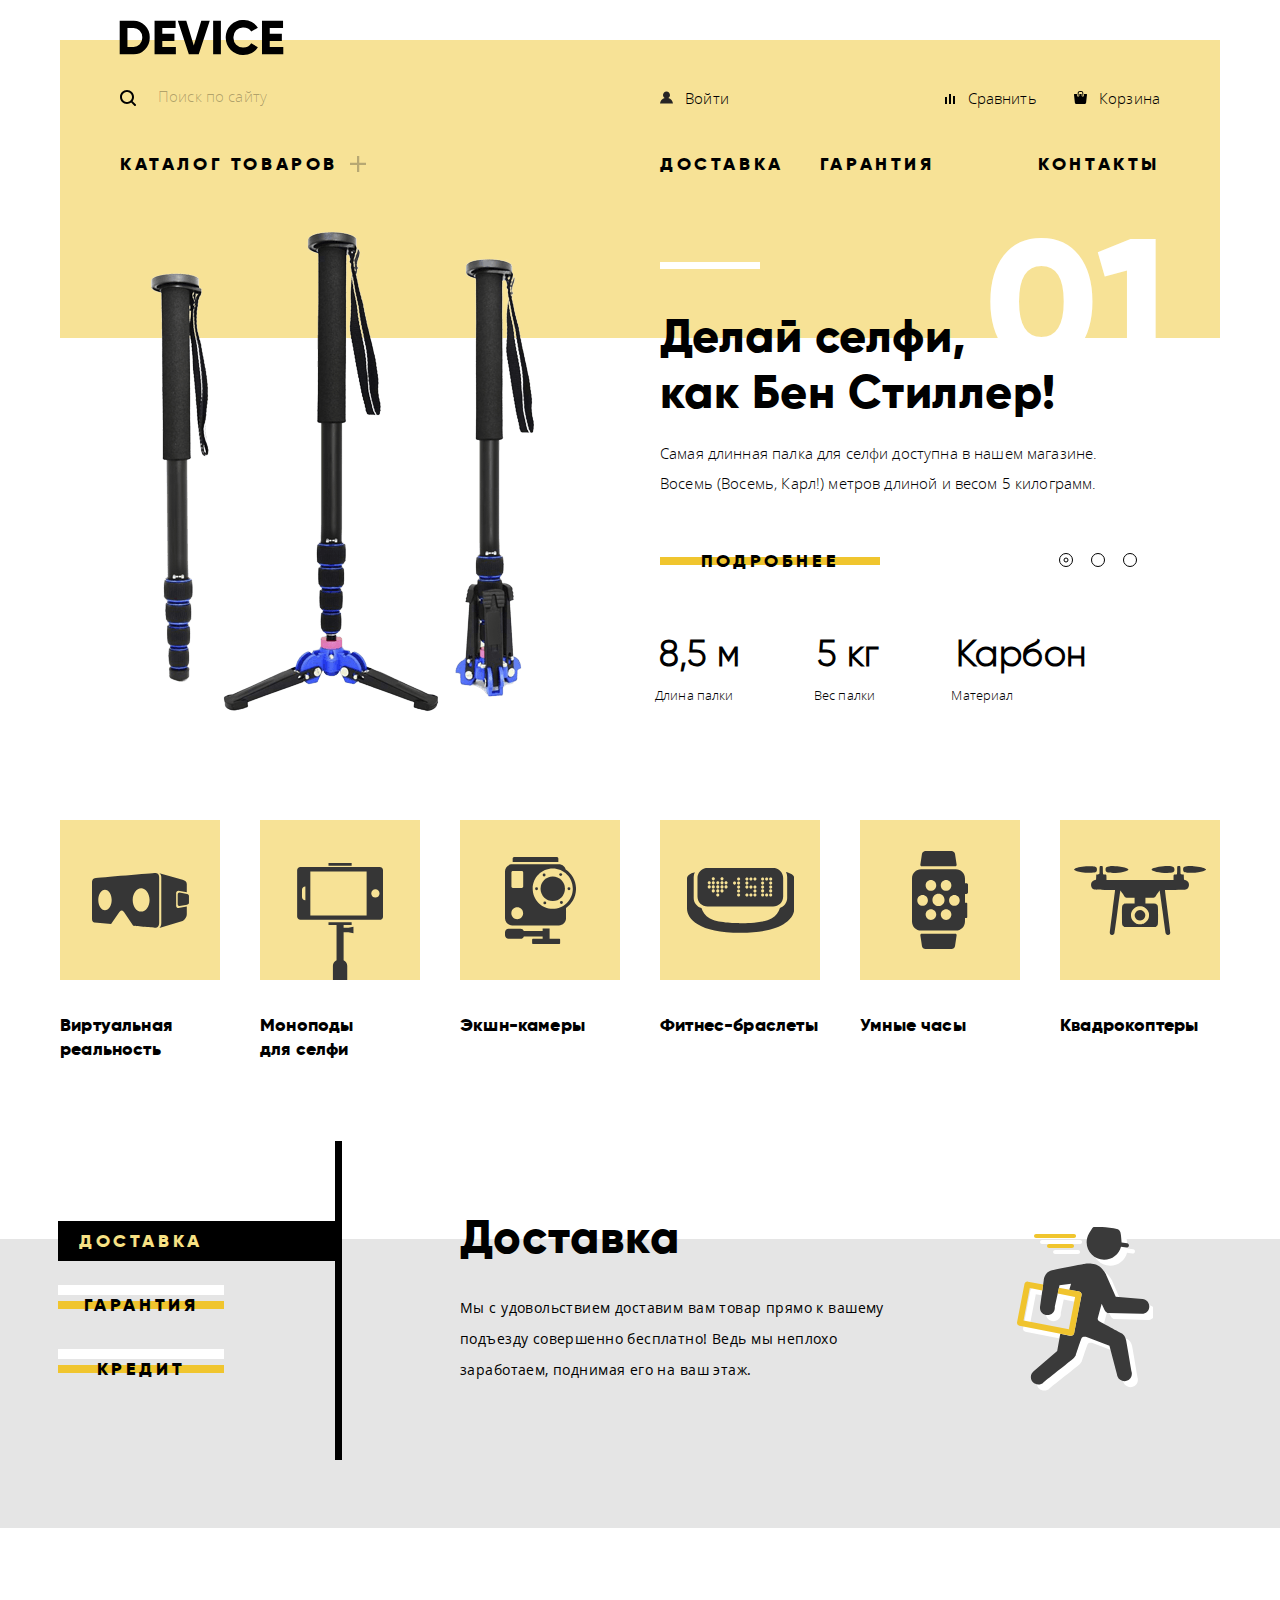
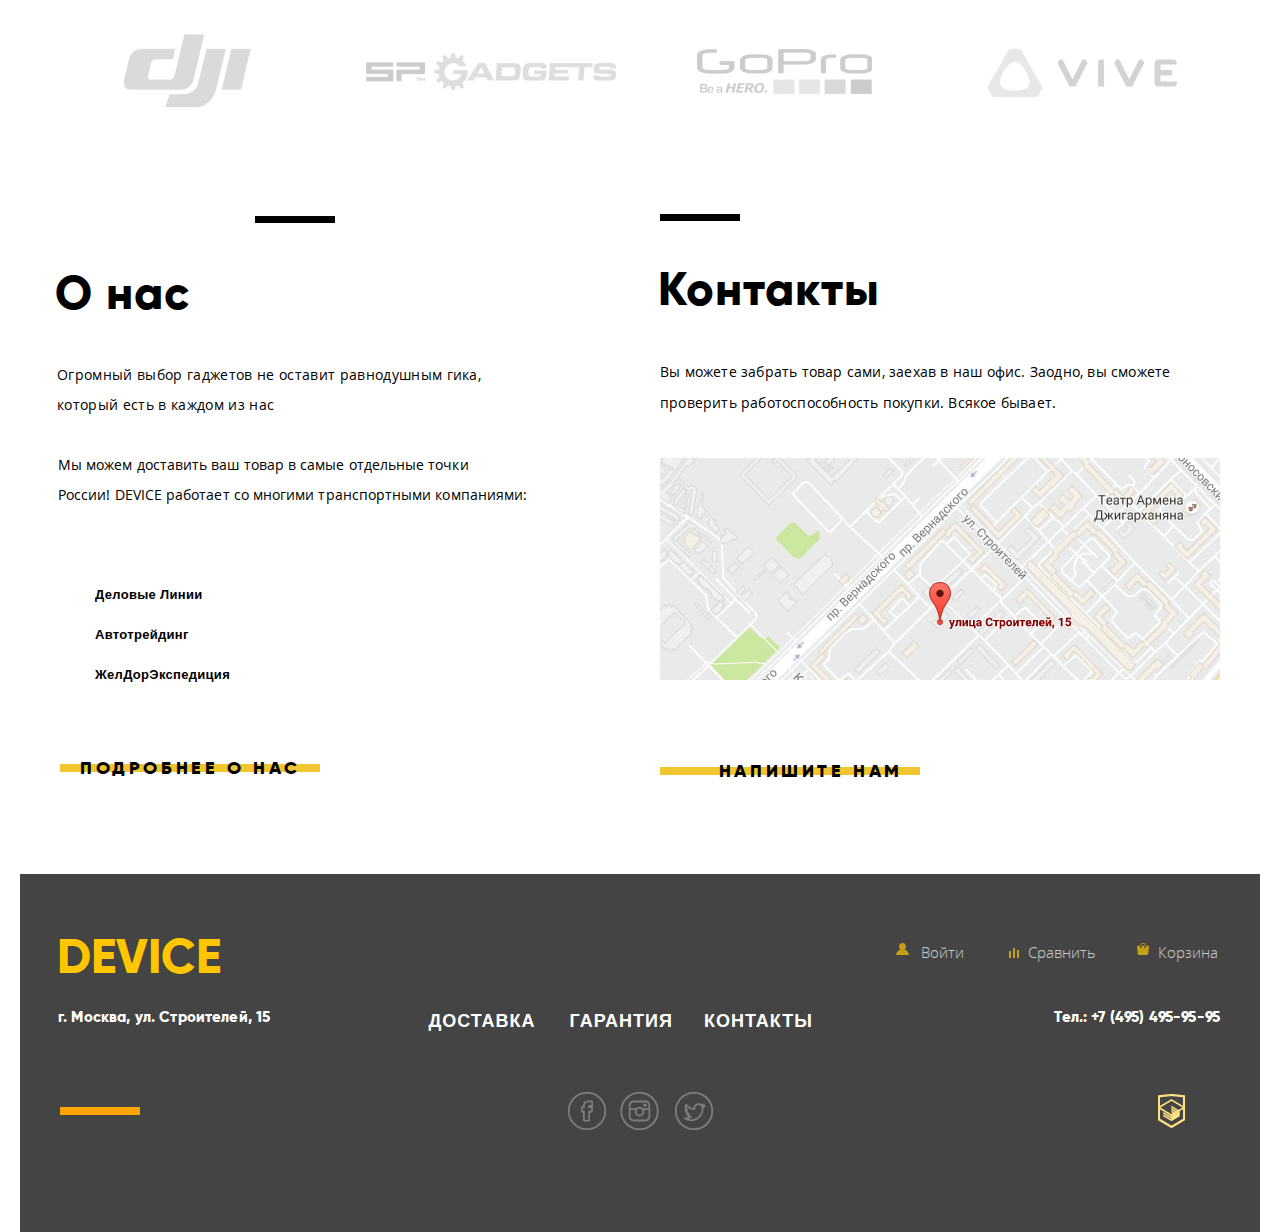
<file: index.html>
<!DOCTYPE html>
  <html lang="ru">
  <head>
    <meta charset="UTF-8">
    <title>HTML Academy: Девайс</title>
    <link href="css/normalize.css" rel="stylesheet">
      <link href="css/stylesheet.css" rel="stylesheet">
  </head>
  <body>
    <header class="header">
  <div class="layout-container">
    <img class="header-logo" src="img/main-logo.svg" width="165" height="35" alt="Device">
    <div class="header-wrapper-top">
      <div class="search">
        <form class="search-form" action="https://eco.htmlacademy.ru" method="get">
          <label class="visually-hidden" for="search-field">Поиск по сайту</label>
          <input class="search-field" type="search" name="search" id="search-field" placeholder="Поиск по сайту">
          <button class="search-button" type="submit" aria-label="Начать поиск.">Найти</button>
        </form>
      </div>
      <ul class="user-navigation user-navigation-header">
        <li class="navigation-item">
          <a class="login-link" href="#">
            <img src="img/user.svg" width="13" height="13" alt="">
            Войти
          </a>
        </li>
        <li class="navigation-item">
          <a class="compare-link" href="#">
            <img src="img/compare.svg" width="10" height="10" alt="">
            Сравнить
          </a>
        </li>
        <li class="navigation-item">
          <a class="cart-link" href="#">
            <img src="img/cart.svg" width="13" height="13" alt="">
            Корзина
          </a>
        </li>
      </ul>
    </div>
    <div class="header-wrapper-menu">
      <nav class="page-navigation">
        <ul class="main-menu">
          <li class="main-menu-catalogue">
            <a href="catalog.html">Каталог товаров</a>
            <ul class="main-menu-dropdown">
              <li><a href="#">Виртуальная реальность</a></li>
              <li><a href="#">Моноподы для селфи</a></li>
              <li><a href="#">Экшн-камеры</a></li>
              <li><a href="#">Фитнес-браслеты</a></li>
              <li><a href="#">Умные часы</a></li>
              <li><a href="#">&nbsp;</a></li>
              <li ><a href="#">Квадрокоптеры</a></li>
            </ul>
          </li>
          <li><a href="#">Доставка</a></li>
          <li><a href="#">Гарантия</a></li>
          <li><a href="#">Контакты</a></li>
        </ul>
      </nav>
    </div>
  </div>
</header>

 <main class="main-slider">
    <section class="slider-background">
      <h2 class="visually-hidden">Промо некоторых товаров</h2>
      <input class="promo-radio-1 visually-hidden" type="radio" name="radio-1" value="slider-1" id="radio-1" checked>
      <input class="promo-radio-2 visually-hidden" type="radio" name="radio-1" value="slider-2" id="radio-2">
      <input class="promo-radio-3 visually-hidden" type="radio" name="radio-1" value="slider-3" id="radio-3">
      <div class="slider-controls" aria-label="Переключатель промо-слайдов">
        <label class="promo-slider-1" for="radio-1"></label>
        <label class="promo-slider-2" for="radio-2"></label>
        <label class="promo-slider-3" for="radio-3"></label>
      </div>
      <div class="promo-item selfie">
        <img src="img/slider-1.png" width="384" height="486" alt="Палка для селфи">
        <div class="layout-container">
          <p class="promo-slogan">Делай селфи,<br> как Бен Стиллер!</p>
          <p class="promo-text">Самая длинная палка для селфи доступна в нашем магазине. Восемь (Восемь, Карл!) метров длиной и весом 5 килограмм.</p>
          <div class="slider-wrapper">
            <a class="btn" href="#">Подробнее</a>
          </div>
          <table class="table">
            <thead>
              <tr>
                <th>8,5 м</th>
                <th>5 кг</th>
                <th>Карбон</th>
              </tr>
            </thead>
            <tbody>
              <tr>
                <td>Длина палки</td>
                <td>Вес палки</td>
                <td>Материал</td>
              </tr>
            </tbody>
          </table>
        </div>
      </div>
      <div class="promo-item fitbit">
        <img src="img/slider-2.png" width="345" height="486" alt="Фитнес-браслет">
        <div class="layout-container">
          <p class="promo-slogan">Худеем <br> правильно!</p>
          <p class="promo-text">Мотивирующие фитнес-браслеты помогут найти в себе силы не пропускать занятия и соблюдать диету. </p>
          <div class="slider-wrapper">
            <a class="btn" href="#">Подробнее</a>
          </div>
          <table>
            <thead>
              <tr>
                <td>48 часов</td>
              </tr>
            </thead>
            <tbody>
              <tr>
                <td>Без подзарядки</td>
              </tr>
            </tbody>
          </table>
        </div>
      </div>
      <div class="promo-item quad">
        <img src="img/slider-3.png" width="526" height="334" alt="Квадрокоптер">
        <div class="layout-container">
          <p class="promo-slogan">Порхает как бабочка,<br> жалит как пчела!</p>
          <p class="promo-text">Этот обычный, на первый взгляд, квадрокоптер оснащен мощным лазером, замаскированным под стандартную камеру.</p>
          <div class="slider-wrapper">
            <a class="btn" href="#">Подробнее</a>
          </div>
          <table>
            <thead>
              <tr>
                <td>800 м</td>
                <td>50 м</td>
              </tr>
            </thead>
            <tbody>
              <tr>
                <td>Дальность полета</td>
                <td>Радиус поражения</td>
              </tr>
            </tbody>
          </table>
        </div>
      </div>
    </section>
</main>

   <section class="popular">
      <h2 class="visually-hidden">Популярные товары</h2>
      <ul class="popular-list">
        <li class="popular-item" tabindex="0">
          <a href="#" tabindex="-1" aria-label="Ссылка на категорию Виртуальная реальность.">
            <p class="image-container">
              <img src="img/popular-1.svg" width="97" height="55" alt="Popular">
            </p>
            <h3>Виртуальная реальность</h3>
          </a>
        </li>
        <li class="popular-item" tabindex="0">
          <a href="#" tabindex="-1" aria-label="Ссылка на категорию Моноподы для селфи.">
            <p class="image-container">
              <img src="img/popular-2.svg" width="86" height="117" alt="Popular">
            </p>
            <h3>Моноподы для селфи</h3>
          </a>
        </li>
        <li class="popular-item" tabindex="0">
          <a href="#" tabindex="-1" aria-label="Ссылка на категорию Экшн-камеры.">
            <p class="image-container">
              <img src="img/popular-3.svg" width="71" height="87" alt="Popular">
            </p>
            <h3>Экшн-камеры</h3>
          </a>
        </li>
        <li class="popular-item" tabindex="0">
          <a href="#" tabindex="-1" aria-label="Ссылка на категорию Фитнес-браслеты.">
            <p class="image-container">
              <img src="img/popular-4.svg" width="107" height="65" alt="Popular">
            </p>
            <h3>Фитнес-браслеты</h3>
          </a>
        </li>
        <li class="popular-item" tabindex="0">
          <a href="#" tabindex="-1" aria-label="Ссылка на категорию Умные часы.">
            <p class="image-container">
              <img src="img/popular-5.svg" width="56" height="98" alt="Popular">
            </p>
            <h3>Умные часы</h3>
          </a>
        </li>
        <li class="popular-item" tabindex="0">
          <a href="#" tabindex="-1" aria-label="Ссылка на категорию Квадрокоптеры.">
            <p class="image-container">
              <img src="img/popular-6.svg" width="132" height="69" alt="Popular">
            </p>
            <h3>Квадрокоптеры</h3>
          </a>
        </li>
      </ul>
    </section>

    <section class="services">
      <h2 class="visually-hidden">Сервисы компании</h2>
      <div class="layout-container">
        <input class="delivery-switch visually-hidden" type="radio" name="radio-2" value="delivery" id="delivery-radio" checked>
        <input class="warranty-switch visually-hidden" type="radio" name="radio-2" value="warranty" id="warranty-radio">
        <input class="credit-switch visually-hidden" type="radio" name="radio-2" value="credit" id="credit-radio">
        <div class="switch-container" aria-label="Переключатель списка услуг.">
          <label class="btn services" for="delivery-radio">Доставка</label>
          <label class="btn services" for="warranty-radio">Гарантия</label>
          <label class="btn services" for="credit-radio">Кредит</label>
        </div>
        <div class="services-item delivery">
          <h3 class="delivery-service-btn">Доставка</h3>
          <p class="info-delivery">Мы с удовольствием доставим вам товар прямо к вашему подъезду совершенно бесплатно! Ведь мы неплохо<br> заработаем, поднимая его на ваш этаж.</p>
        </div>
        <div class="services-item warranty">
          <h3 class="delivery-warranty-btn" >Гарантия</h3>
          <p class="info-warranty">Если из-за возгарания купленного у нас товара у вас сгорит дом - не переживайте мы выдадим вам новый. Товар, не дом конечно же. </p>
        </div>
        <div class="services-item credit">
          <h3 class="delivery-credit-btn">Кредит</h3>
          <p class="info-delivery">Залезть в долговую яму стало проще! Кредитные консультанты подберут для вас наиболее выгодные условия кредита. Выгодные для вашего банка, разумеется.</p>
        </div>
      </div>
    </section>

  <div class="logotypes">
    <div class="company-logo dji">
      <a target="_blank" href="http://www.dji.com/">
        <img src="img/logo-1-grey.png" width="260" height="100" alt="dji">
      </a>
    </div>
    <div class="company-logo sp-gadgets">
      <a target="_blank" href="http://www.sp-gadgets.com/">
        <img src="img/logo-2-grey.png" width="260" height="100" alt="SP GADGETS">
      </a>
    </div>
    <div class="company-logo gopro">
      <a target="_blank" href="https://gopro.com/">
        <img src="img/logo-3-grey.png" width="260" height="100" alt="GoPro">
      </a>
    </div>
    <div class="company-logo vive">
      <a target="_blank" href="https://www.vive.com/">
        <img src="img/logo-4-grey.png" width="260" height="100" alt="Vive">
      </a>
    </div>
  </div>
  <hr class="line-under">
  <div class="information">
    <section class="info">
      <h2 class="content-title">О нас</h2>
      <p class="content-text first">Огромный выбор гаджетов не оставит равнодушным гика, который есть в
        каждом из нас</p>

        <p class="content-text second">Мы можем доставить ваш товар в самые отдельные точки<br>России! DEVICE работает со многими транспортными компаниями:</p>
          <ul>
            <li class="list-item">
              <span class="list-item-title">Деловые Линии</span>
            </li>
            <li class="list-item">
              <span class="list-item-title">Автотрейдинг</span>
            </li>
            <li class="list-item">
              <span class="list-item-title">ЖелДорЭкспедиция</span>
            </li>
          </ul>

          <a class="btn" href="#">Подробнее о нас</a>
        </section>
        
        <section class="contact">
          <hr class="line-under-contact">
          <h2 class="content-title-contact">Контакты</h2>
          <p class="content-text third">Вы можете забрать товар сами, заехав в наш офис. Заодно, вы сможете
            проверить работоспособность покупки. Всякое бывает.</p>

            <div class="contact-map">
              <a href="https://goo.gl/maps/QgjSbWGocoA2" target="_blank" class="js-open-map">
                <img src="img/map-560-222.jpg" width="560" height="222" alt="Карта">
              </a>
            </div>

            <a class="btn js-open-popup" href="./writeus.html">Напишите нам</a>
          </section>
        </div>
        <footer class="main-footer">
          <div class="footer-container">

            <div class="site-logo footer-logo">
              <a href="#">Device</a>
            </div>
            <div class="footer-user-block">
              <a class="login" href="#">Войти</a>
              <a class="compare" href="#">Сравнить</a>
              <a class="basket" href="#">Корзина</a>
            </div>


            <div class="footer-contacts-navigation">
              <p class="adress">г. Москва, ул. Строителей, 15</p>
              <nav class="footer-navigation">
                <ul>
                  <li class="delivery-footer">
                    <a href="#">Доставка</a>
                  </li>
                  <li class="warranty-footer">
                    <a href="#">Гарантия</a>
                  </li>
                  <li class="contacts-footer">
                    <a href="#">Контакты</a>
                  </li>
                </ul>
              </nav>
              <p class="telephone">Тел.: +7 (495) 495-95-95</p>
            </div>
            <hr class="line-footer">
            <h4 class="footer-social-copyright"></h4>
              <div class="social-icons">
                <a class="social-btn facebook-icon" href="#">Фейсбук</a>
                <a class="social-btn instagram-icon" href="#">Инстаграм</a>
                <a class="social-btn twitter-icon" href="#">Твиттер</a>
              </div>
              <div class="copyright">
                <a href="https://htmlacademy.ru">
                  <p>Сделано HTML-академией</p>
                </a>
              </div>
          </div>
        </footer>

        <!-- Pop up write us -->
        <div class="write-us-popup">
          <button class="cross-button" type="submit"></button>
          <form class="write-us-form" action="https://echo.htmlacademy.ru" method="post">
            <div class="name-block">
              <label>Ваше имя:</label>
              <input type="text" name="name" value="" placeholder="Представьтесь, пожалуйста">
            </div>

            <div class="email-block">
              <label>Ваше e-mail:</label>
              <input type="email" name="email" value="" placeholder="Для отправки ответа">
            </div>

            <div class="text-block">
              <label>Текст письма:</label>
              <textarea placeholder="В свободной форме"></textarea>
            </div>

            <button class="btn" type="submit">Отправить</button>

          </form>
        </div>
        <div class="map-google">
          <button class="cross-button" type="submit"></button>

          <iframe src="https://www.google.com/maps/embed?pb=!1m16!1m12!1m3!1d3782.569216264642!2d37.52794335580242!3d55.68674300171296!2m3!1f0!2f0!3f0!3m2!1i1024!2i768!4f13.1!2m1!1z0YPQu9C40YbQsCDRgdGC0YDQvtC40YLQtdC70LXQuSAxNQ!5e0!3m2!1sru!2sru!4v1487682785556" width="960" height="559" style="border:0" allowfullscreen></iframe>

        </div>
        <script src="js/script.js" async></script>
      </body>
      </html>
</file>
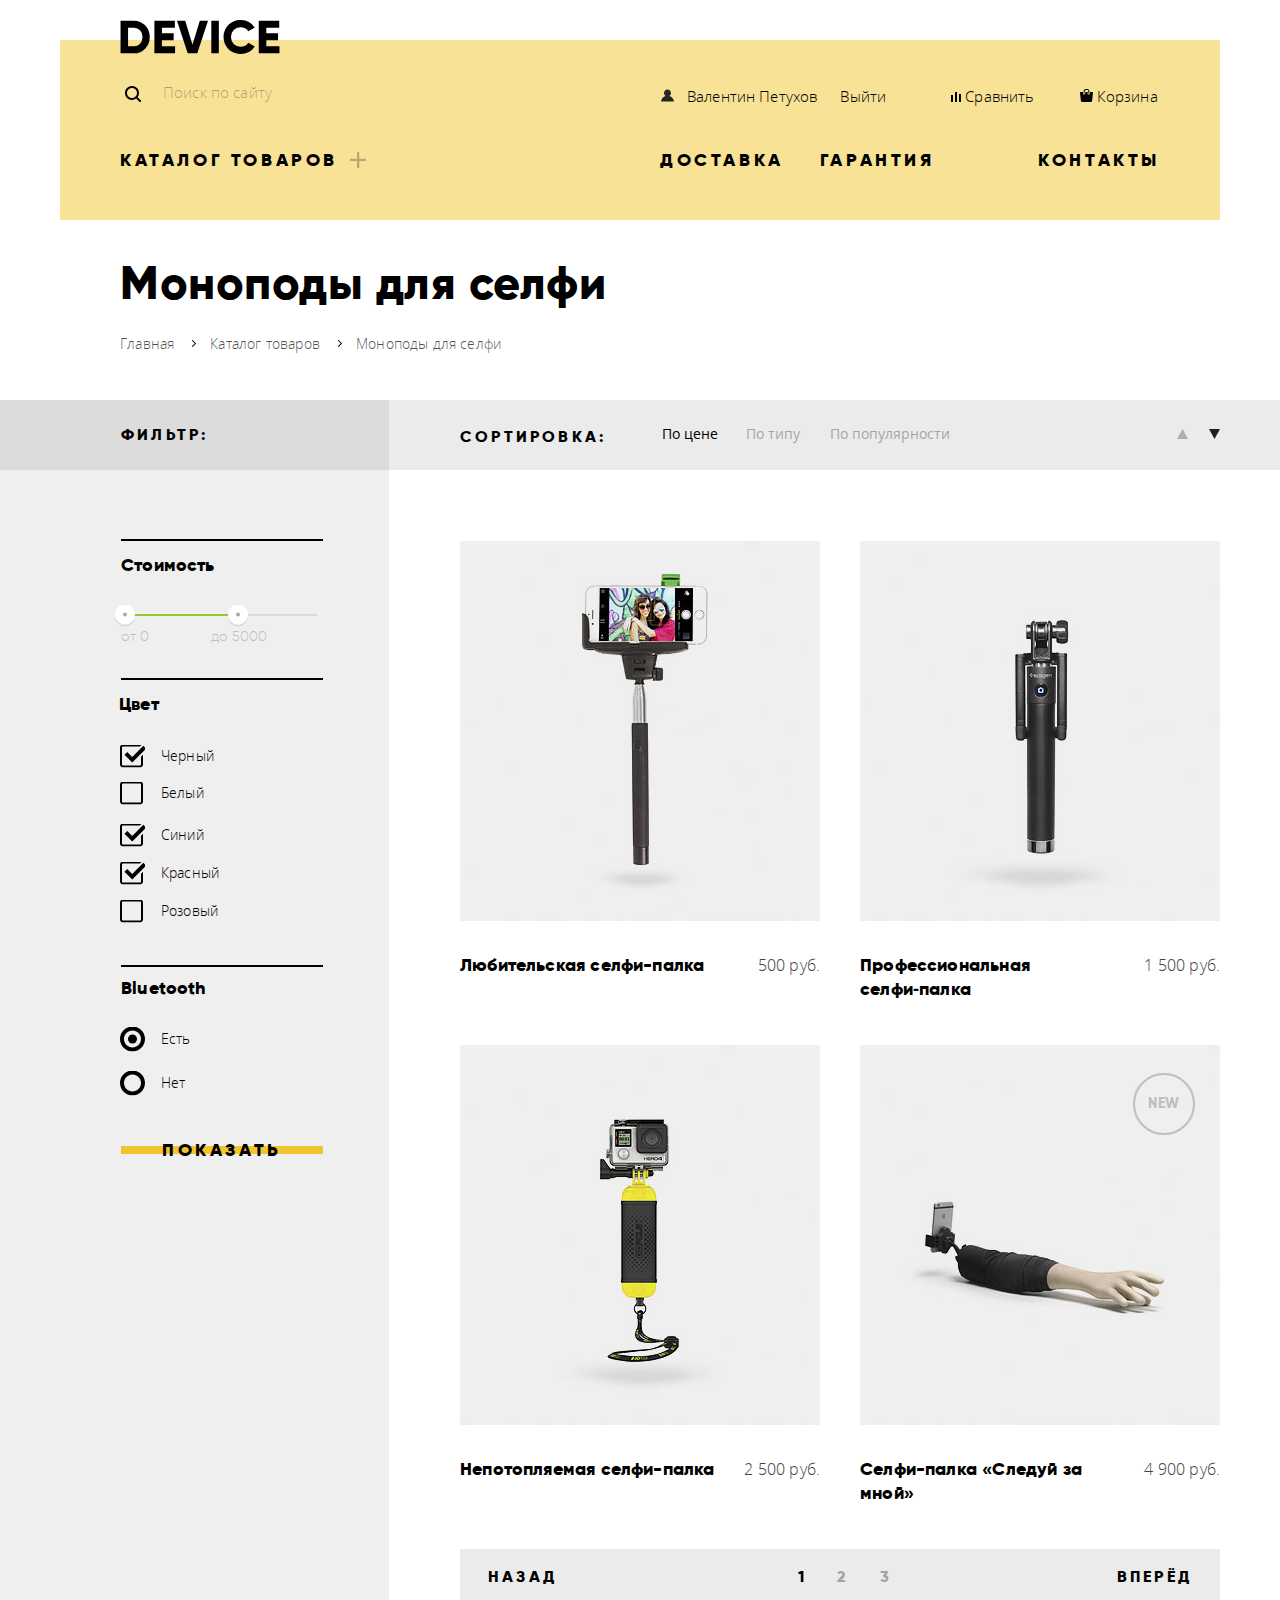
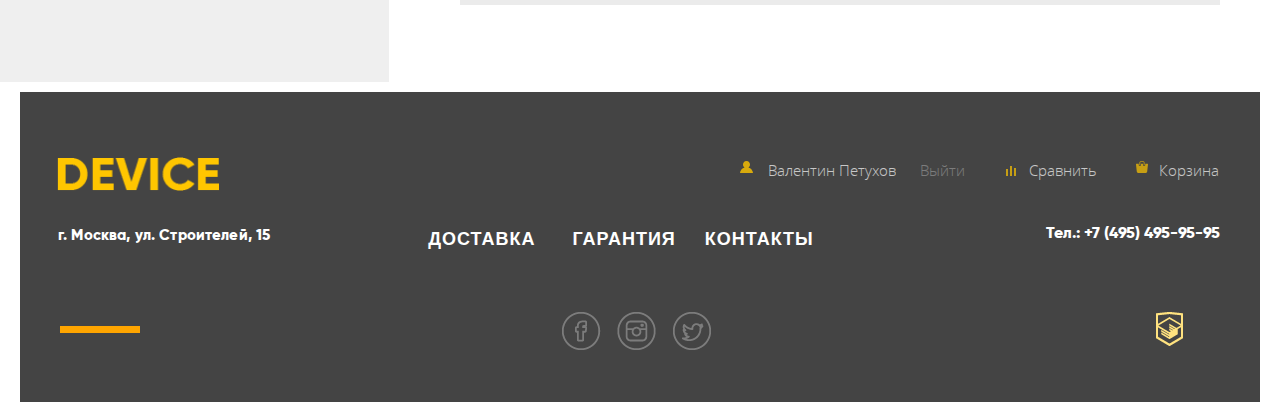
<file: catalog.html>
<!DOCTYPE html>
	<html lang="ru">
	<head>
		<meta charset="UTF-8">
		<title>Каталог товаров - Моноподы для селфи</title>
    <link href="css/normalize.css" rel="stylesheet">
    <link href="css/stylesheet.css" rel="stylesheet">
	</head>
	<body>
		<header class="header-catalog">
  <div class="layout-container-catalog">
    <a class="header-logo" href="index.html">
      <img src="img/main-logo.svg" width="162" height="34" alt="Device">
    </a>
    <div class="header-wrapper-top-catalog">
      <div class="search-catalog">
        <form class="search-form-catalog" action="https://eco.htmlacademy.ru" method="get">
          <label class="visually-hidden" for="search-field">Поиск по сайту</label>
          <input class="search-field-catalog" type="search" name="search" id="search-field" placeholder="Поиск по сайту">
          <button class="search-button-catalog" type="submit" aria-label="Начать поиск.">Найти</button>
        </form>
      </div>
      <ul class="user-navigation user-navigation-header-catalog">
        <li class="navigation-item">
           <img class="catalog-user" src="img/user.svg" width="13" height="13" alt="">
              <a class="login-link-catalog" href="profile.html">Валентин Петухов</a>
        </li>
        <li>
            <a class="logout-link-exit-catalog" href="#">Выйти</a>
        </li>
        <li class="navigation-item">
            <a class="compare-link-catalog" href="#">
            <img class="catalog-compare" src="img/compare.svg" width="10" height="10" alt="">
            Сравнить
           </a>
        </li>
        <li class="navigation-item">
          <a class="cart-link-catalog" href="#">
            <img class="catalog-cart" src="img/cart.svg" width="13" height="13" alt="">
            Корзина
          </a>
        </li>
      </ul>
  </div>
    <div class="header-wrapper-menu">
      <nav class="page-navigation">
        <ul class="main-menu">
          <li class="main-menu-catalogue">
            <a href="catalog.html">Каталог товаров</a>
            <ul class="main-menu-dropdown">
              <li><a href="#">Виртуальная реальность</a></li>
              <li><a href="#">Моноподы для селфи</a></li>
              <li><a href="#">Экшн-камеры</a></li>
              <li><a href="#">Фитнес-браслеты</a></li>
              <li><a href="#">Умные часы</a></li>
              <li><a href="#">&nbsp;</a></li>
              <li><a href="#">Квадрокоптеры</a></li>
            </ul>
          </li>
          <li><a href="#">Доставка</a></li>
          <li><a href="#">Гарантия</a></li>
          <li><a href="#">Контакты</a></li>
        </ul>
      </nav>
    </div>
  </div>
</header>

     <main class="page-main">
      <section class="breadcrumbs">
        <h1 class="page-title">Моноподы для селфи</h1>
        <div class="breadcrumbs-links" aria-label="Путь по сайту">
         <a href="#">Главная</a>
         <a href="#">Каталог товаров</a>
         <a class="active" href="#">Моноподы для селфи</a>
        </div>
      </section>

      <div class="inner-wrapper">
        <aside class="main-filter">
          <div class="wrapper">
            <h2 class="filter-catalog">Фильтр:</h2>
            <form class="filter-form" action="https://echo.htmlacademy.ru" method="post">
              <div class="price-filter">
                <h3>Стоимость</h3>
                <label class="visually-hidden" for="set-price">Выбор ценового диапазона<input type="range" name="set-price" id="set-price" class="visually-hidden">
                </label>
                <span class="range-line-indicator"></span>
                <span class="range-btn-indicator"></span>
                <p class="price-range">
                  <span>от 0</span>
                  <span>до 5000</span>
                </p>
              </div>
              <div class="color-filter">
                <h3 class="catalog-color">Цвет</h3>
                <p class="color-black">
                  <input type="checkbox" name="black" id="choose-black" class="visually-hidden" checked>
                  <label class="colors-item" for="choose-black">Черный</label>
                </p>
                <p class="color-white">
                  <input type="checkbox" name="white" id="choose-white" class="visually-hidden">
                  <label class="colors-item" for="choose-white">Белый</label>
                </p>
                <p class="color-blue">
                  <input type="checkbox" name="blue" id="choose-blue" class="visually-hidden" checked>
                  <label class="colors-item" for="choose-blue">Синий</label>
                </p>
                <p class="color-red">
                  <input type="checkbox" name="red" id="choose-red" class="visually-hidden" checked>
                  <label class="colors-item" for="choose-red">Красный</label>
                </p>
                <p class="color-pink">
                  <input type="checkbox" name="pink" id="choose-pink" class="visually-hidden">
                  <label class="colors-item" for="choose-pink">Розовый</label>
                </p>
              </div>
              <div class="bluetooth-filter" aria-label="Выбор наличия bluetooth.">
                <h3 class="Bluetooth-catalog">Bluetooth</h3>
                  <p class="radio-yes">
                    <input type="radio" name="radio" id="choose-yes" class="visually-hidden" value="yes" checked>
                    <label for="choose-yes">Есть</label>
                  </p>
                  <p class="radio-no">
                    <input type="radio" name="radio" id="choose-no" value="no" class="visually-hidden">
                    <label for="choose-no">Нет</label>
                  </p>
                </div>
                <button class="btn filter-apply" type="submit" aria-label="Показать выбранное.">Показать</button>
            </form>
          </div>
        </aside>

        <section class="catalogue">
          <div class="wrapper-catalogue">
            <div class="wrapper-sort">
              <h2>Сортировка:</h2>
              <div class="sort-links">
                <a class="by-price" href="#">По цене</a>
                <a class="by-type" href="#">По типу</a>
                <a class="by-popularity" href="#">По популярности</a>
              </div>
              <div class="up-down-icons">
                <a class="up-down up" href="#">
                  <svg version="1.1" id="Layer_1" xmlns="http://www.w3.org/2000/svg" xmlns:xlink="http://www.w3.org/1999/xlink" x="0px" y="0px"
                  width="11px" height="10px" viewBox="0 0 11 10" enable-background="new 0 0 11 10" xml:space="preserve">
                  <polygon fill="#231F20" points="5.5,0 0,10 11,10 "/>
                  </svg>
                </a>
                <a class="up-down down" href="#">
                  <svg version="1.1" id="Layer_2" xmlns="http://www.w3.org/2000/svg" xmlns:xlink="http://www.w3.org/1999/xlink" x="0px" y="0px"
                  width="11px" height="10px" viewBox="0 0 11 10" enable-background="new 0 0 11 10" xml:space="preserve">
                  <polyline fill="#231F20" points="5.5,10 0,0 11,0 "/>
                  </svg></a>
              </div>
           </div>
           <ul class="catalogue-list" aria-label="Перечень товаров.">
            <li class="catalogue-item">
              <p class="image-wrapper">
                <img src="img/item-1.jpg" width="360" height="380" alt="Любительская селфи-палка">
              </p>
              <div class="buttons">
                <a href="#" class="btn to-cart">В корзину</a>
                <a href="#" class="compare">Добавить к сравнению</a>
              </div>
              <div class="wrapper">
                <h3>
                  <a href="#">Любительская селфи-палка</a>
                </h3>
                <b>500 руб.</b>
              </div>
              <p class="new visually-hidden"><span>New</span></p>
            </li>
            <li class="catalogue-item">
              <p class="image-wrapper">
                <img src="img/item-2.jpg" width="360" height="380" alt="Профессиональная селфи-палка">
              </p>
              <div class="buttons">
                <a href="#" class="btn to-cart">В корзину</a>
                <a href="#" class="compare">Добавить к сравнению</a>
              </div>
              <div class="wrapper">
                <h3>
                  <a href="#">Профессиональная селфи&#8209;палка</a>
                </h3>
                <b>1 500 руб.</b>
                </div>
                <p class="new visually-hidden"><span>New</span></p>
              </li>
              <li class="catalogue-item">
                <p class="image-wrapper">
                  <img src="img/item-3.jpg" width="360" height="380" alt="Непотопляемая селфи-палка">
                </p>
                <div class="buttons">
                  <a href="#" class="btn to-cart">В корзину</a>
                  <a href="#" class="compare">Добавить к сравнению</a>
                </div>
                <div class="wrapper">
                  <h3>
                    <a href="#">Непотопляемая селфи-палка</a>
                  </h3>
                  <b>2 500 руб.</b>
                </div>
                <p class="new visually-hidden"><span>New</span></p>
              </li>
              <li class="catalogue-item">
                <p class="image-wrapper">
                  <img src="img/item-4.jpg" width="360" height="380" alt="Следуй за мной">
                </p>
                <div class="buttons">
                  <a href="#" class="btn to-cart">В корзину</a>
                  <a href="#" class="compare">Добавить к сравнению</a>
                </div>
                <div class="wrapper">
                  <h3>
                    <a href="#">Селфи-палка «Следуй за мной»</a>
                  </h3>
                  <b>4 900 руб.</b>
                </div>
                <p class="new"><span>New</span></p>
              </li>
            </ul>
            <div class="catalogue-paginator" aria-label="Переклютель страниц перечня товаров.">
              <p class="prev-wrapper">
                <a class="paginator-prev disabled" href="#prev">Назад</a>
              </p>
              <p class="paginator-wrapper">
                <a class="paginator-current" href="#1">1</a>
                <a href="#2">2</a>
                <a href="#3">3</a>
              </p>
              <p class="next-wrapper">
                <a class="paginator-next" href="#next">Вперёд</a>
              </p>
            </div>
          </div>
        </section>
      </div>
    </main>

     <footer class="main-footer-catalog">
          <div class="footer-container-catalog">

            <div class="site-logo footer-logo-catalog">
              <a href="#"><img src="img/f-logo.png" width="162" height="34" alt="Device"></a>
            </div>
            <div class="footer-user-block-catalog">
              <a class="login-catalog" href="profile.html">Валентин Петухов</a>
              <a href="profile.html" class="logout-catalog">Выйти</a>
              <a class="compare-catalog" href="#">Сравнить</a>
              <a class="basket-catalog" href="#">Корзина</a>
            </div>


            <div class="footer-contacts-navigation-catalog">
              <p class="adress">г. Москва, ул. Строителей, 15</p>
              <nav class="footer-navigation">
                <ul>
                  <li class="delivery-footer-catalog">
                    <a href="#">Доставка</a>
                  </li>
                  <li class="warranty-footer-catalog">
                    <a href="#">Гарантия</a>
                  </li>
                  <li class="contacts-footer-catalog">
                    <a href="#">Контакты</a>
                  </li>
                </ul>
              </nav>
              <p class="telephone-catalog">Тел.: +7 (495) 495-95-95</p>
            </div>
            <hr class="line-footer-catalog">
            <h4 class="footer-social-copyright-catalog"></h4>
              <div class="social-icons-catalog">
                <a class="social-btn facebook-icon-catalog" href="#">Фейсбук</a>
                <a class="social-btn instagram-icon-catalog" href="#">Инстаграм</a>
                <a class="social-btn twitter-icon-catalog" href="#">Твиттер</a>
              </div>
              <div class="copyright-catalog">
                <a href="#">
                  <p>Сделано HTML-академией</p>
                </a>
              </div>
          </div>
        </footer>
</file>
<file: css/stylesheet.css>
@font-face {
  font-family: "Gilroy ExtraBold";
  src:
    local("gilroyextrabold"),
    url("../fonts/gilroyextrabold.woff") format("woff"),
    url("../fonts/gilroyextrabold.woff2") format("woff2");
    font-weight: normal;
    font-style: normal;
}

@font-face {
  font-family: "Gilroy Light";
  src:
    local("gilroylight"),
    url("../fonts/gilroylight.woff") format("woff"),
    url("../fonts/gilroylight.woff2") format("woff2");
    font-weight: normal;
    font-style: normal;
}

@font-face {
  font-family: "Open Sans";
  src:
    local("opensans"),
    url("../fonts/opensans.woff") format("woff"),
    url("../fonts/opensans.woff2") format("woff2");
    font-weight: 400;
    font-style: normal;
}

@font-face {
  font-family: "Open Sans";
  src:
    local("opensanslight"),
    url("../fonts/opensanslight.woff") format("woff"),
    url("../fonts/opensanslight.woff2") format("woff2");
    font-weight: 300;
    font-style: normal;
}

body {
  position: relative;
  width: 100%;
  box-sizing: border-box;
  min-width: 1200px;
  min-height: 100vh;
  padding-top: 40px;
  padding-left: 20px;
  padding-right: 20px;
  font-family: "Gilroy ExtraBold", "Arial", sans-serif;
  font-style: normal;
  color: #000000;
  background: #ffffff;
}

a {
  text-decoration: none;
}

/* =============================
            HEADER
============================= */

.header {
   width: 1160px;
   margin: 0 auto;
   background: #f7e296;
}

.header .layout-container {
  display: flex;
  flex-direction: column;
  justify-content: flex-start;
  width: 1040px;
  margin: 0px auto ;
}

.header-wrapper-top {
  display: flex;
  width: 100%;
  margin-bottom: 29px;
}

.navigation-list,
.main-menu,
.main-menu-dropdown {
  list-style: none;
  padding: 0;
  margin: 0;
}

.header-logo {
  position: absolute;
  margin: -1px;
  margin-top: -20px;
  margin-bottom: 10px;
}

.search {
  display: flex;
  margin-top: 34px;
  align-items: center;
  width: 50%;
}

.search-form {
  position: relative;
}

.search-field {
   margin: 0;
   min-height: 49px;
   padding-left: 38px;
   background-color: inherit;
   background: url("../img/search.svg") 0px center no-repeat;
   border: none;
   border-bottom: 2px solid transparent;
}

input[type="search"]::placeholder {
  font-family: "Open Sans", "Arial", sans-serif;
  font-size: 15px;
  line-height: 30px;
  font-weight: 300;
  letter-spacing: 0.15px;
  color: rgba(0, 0, 0, 0.3);
}

.search-button {
  position: absolute;
  display: none;
  top: 0;
  right: 0px;
  margin: 0;
  padding: 0 20px;
  min-height: 49px;
  font-family: "Open Sans", "Arial", sans-serif;
  font-size: 15px;
  line-height: 30px;
  font-weight: 300;
  letter-spacing: 0.15px;
  border: 2px solid #000000;
  background: transparent;
}

.search-button:hover {
  background: #000000;
  color: #ffffff;
}

.search-form:hover input[type="search"]::placeholder  {
  color: rgba(0, 0, 0, 0.6);
}

input[type="search"]:focus::placeholder  {
  color: rgba(0, 0, 0, 1);
}

.search-field:focus {
   width: 441px;
   opacity: 1;
   border-bottom: 2px solid #000000;
   outline: none;
}

.search-field:focus ~ button {
  display: inline-block;
  vertical-align: center;
  opacity: 1;
}

.user-navigation-header {
  display: flex;
  flex-grow: 1;
  align-items: center;
  margin: 0;
  padding: 0;
  margin-top: 34px;
  font-family: "Open Sans", "Arial", sans-serif;
  font-size: 15px;
  line-height: 31px;
  font-weight: 300;
  list-style: none;
}
.user-navigation-header li:first-child {
  margin-left: 20px;
  margin-right: auto;
}

.user-navigation-header li:last-child {
  margin-left: 37px;
}

.user-navigation-header a {
  color: #000000;
  font-weight: 300;
  letter-spacing: 0.15px;
}

.user-navigation-header img {
  margin-right: 8px;
}

.user-navigation-header .logout-link {
  display: inline-block;
  vertical-align: center;
  margin-left: 10px;
}

.user-navigation-header li:first-child img {
  margin-right: 8px;
}

.header-logo:hover,
.user-navigation-header a:hover,
.main-menu a:hover {
  opacity: 0.6;
}

.main-menu a:focus{
  opacity: 0.45;
}

.header-logo:active,
.user-navigation-header a:active,
.main-menu a:active {
  opacity: 0.3;
  outline: none;
}

.navigation-list {
  position: relative;
  display: flex;
  flex-grow: 1;
  align-items: center;
  justify-content: space-between;
}

.header-wrapper-menu {
  width: 100%;
  margin-bottom: 162px;
}

.header-wrapper-menu.inner {
  margin-bottom: 50px;
}

.main-menu {
  display: flex;
  flex-wrap: wrap;
  justify-content: space-between;
}

.main-menu a {
  font-size: 18px;
  line-height: 24px;
  text-transform: uppercase;
  color: #000000;
  letter-spacing: 3.6px;
  font-weight: normal;
}

.main-menu-catalogue {
  position: relative;
  width: 50%;

}

.main-menu li:nth-child(3) {
  flex-grow: 1;
}

.main-menu-dropdown {
  position: absolute;
  top: 22px;
  left: 0 px;
  z-index: 10;
  display: none;
  min-height: 110px;
  width: 520px;
}

.main-menu-dropdown li:nth-child(6) a {
  color: #f7e296;
}

.main-menu-dropdown a {
  font-family: "Open Sans", "Arial", sans-serif;
  font-weight: 300;
  text-transform: none;
  font-size: 15px;
  line-height: 36px;
  color: #000000;
  letter-spacing: 0.15px;
  font-weight: 300;
}

.main-menu-dropdown::before {
  position: absolute;
  content: "";
  top: 0;
  left: 0;
  bottom: 0;
  width: 200%;
  background: #f7e296;
}

.main-menu-dropdown li {
  position: relative;
}

.main-menu-catalogue:hover .main-menu-dropdown {
  display: flex;
  flex-wrap: wrap;
  flex-direction: column;
  max-height: 90px;
}

.main-menu > li:nth-child(2) {
  margin-left: 20px;
  margin-right: 36px;
}

.main-menu-catalogue::after {
  position: absolute;
  content: "";
  top: 0;
  right: 270px;
  width: 24px;
  height: 24px;
  background: url("../img/plus.png") center center no-repeat;
  opacity: 0.3;
}
.main {
  width: 1440px;
  margin: 0 auto;
}

/* =============================
            SLIDER
============================= */

.slider-background {
  position: relative;
  display: flex;
  flex-direction: column;
  width: 1160px;
  margin: 0px auto;
  padding-bottom: 106px;
}

.promo-item p {
  width: 502px;
  margin: 0;
}

.promo-item {
  position: relative;
  z-index: 1;
  display: flex;
  justify-content: space-between;
  width: 1160px;
  margin-top: -110px;
  background: transparent;
}

.promo-item .layout-container {
  display: flex;
  flex-direction: column;
  width: 500px;
  margin-right: 60px;
  padding-top: 80px;
}

.promo-item.selfie img {
  display: block;
  width: 384px;
  height: 486px;
  margin-right: 125px;
  margin-left: 90px;
  margin-top: 0px;
}

.promo-item.selfie {
  display: none;
}

.promo-radio-1:checked ~ .promo-item.selfie {
  display: flex;
}

.promo-slogan::before {
  position: absolute;
  content: "";
  top: -46px;
  width: 100px;
  height: 7px;
  background: #ffffff;
}

.promo-item.selfie .promo-slogan::after {
  position: absolute;
  content: "01";
  top: -95px;
  right: 11px;
  width: 166px;
  height: 131px;
  font-size: 179.2px;
  line-height: 179.2px;
  letter-spacing: 1.79px;
  color: #ffffff;
}

.promo-item .slider-wrapper {
  display: flex;
  justify-content: space-between;
  margin-bottom: 47px;
}

.visually-hidden {
  position: absolute;
  width: 1px;
  height: 1px;
  margin: -1px;
  border: 0;
  padding: 0;
  clip: rect(0 0 0 0);
  overflow: hidden;
}

.slider-controls {
  position: absolute;
  z-index: 2;
  left: 100%;
  display: flex;
  justify-content: center;
  align-items: center;
  width: 140px;
  height: 40px;
  padding-top: 0px;
  padding-left: 42px;
  margin: 0;
  transform: translate(-234px, 202px);
}

.slider-controls label {
  position: relative;
  width: 12px;
  height: 12px;
  border-radius: 50%;
  border: 1px solid black;
}

.slider-controls label::before {
  position: absolute;
  content: "";
  top: 50%;
  left: 50%;
  display: none;
  width: 3px;
  height: 3px;
  border: 1px solid #000000;
  border-radius: 50%;
  transform: translate3D(-50%, -50%, 0);
}

.promo-radio-1:checked ~ .slider-controls .promo-slider-1::before,
.promo-radio-2:checked ~ .slider-controls .promo-slider-2::before,
.promo-radio-3:checked ~ .slider-controls .promo-slider-3::before {
  display: block;
  border: 1px solid #000000;
}

.slider-controls label:nth-of-type(2) {
  margin-right: 18px;
  margin-left: 18px;
}

.promo-item.fitbit {
  display: none;
}

.promo-radio-2:checked ~ .promo-item.fitbit {
  display: flex;
}

.promo-item.fitbit img {
  display: block;
  width: 345px;
  height: 486px;
  margin-left: 116px;
  margin-right: 138px;
  margin-top: 10px;
}

.promo-item.fitbit .promo-slogan::after {
  position: absolute;
  content: "02";
  top: -95px;
  right: 36px;
  width: 166px;
  height: 131px;
  font-size: 179.2px;
  line-height: 179.2px;
  letter-spacing: 1.79px;
  color: #ffffff;
}

.promo-item.quad {
  display: none;
}

.promo-radio-3:checked ~ .promo-item.quad {
  display: flex;
}

.promo-item.quad img {
  display: block;
  width: 526px;
  height: 334px;
  margin-right: 42px;
  margin-left: 30px;
  margin-top: 66px;
}

.promo-item.quad .promo-slogan::after {
  position: absolute;
  content: "03";
  z-index: -1;
  top: -95px;
  right: 42px;
  width: 166px;
  height: 131px;
  font-size: 179.2px;
  line-height: 179.2px;
  letter-spacing: 1.79px;
  color: #ffffff;
}

.promo-item .promo-slogan {
  position: relative;
  margin-bottom: 18px;
  font-size: 47px;
  line-height: 56px;
  letter-spacing: 0.47px;
}

.promo-item .promo-text {
  width: 479px;
  margin-bottom: 43px;
  font-family: "Open Sans", "Arial", sans-serif;
  font-size: 15px;
  line-height: 30px;
  font-weight: 300;
  letter-spacing: 0.15px;
}

.btn {
  position: relative;
  z-index: 2;
  display: inline-block;
  width: 220px;
  padding-top: 8px;
  padding-bottom: 8px;
  vertical-align: center;
  font-family: "Gilroy ExtraBold", "Arial", sans-serif;
  font-style: normal;
  color: #000000;
  font-size: 18px;
  line-height: 24px;
  letter-spacing: 3.6px;
  text-transform: uppercase;
  text-align: center;
  background: transparent;
}

.btn::before {
  position: absolute;
  z-index: -1;
  content: "";
  top: 50%;
  left: 0;
  right: 0;
  display: block;
  height: 8px;
  margin-top: -4px;
  background: #f0c52e;
  transition: all .3s;
}

.btn:hover::before {
  top: 0;
  height: 100%;
  margin-top: 0;
}

.btn:active {
  color: rgba(0, 0, 0, 0.3)
}

.btn:focus,
input[type="radio"]:focus + label::before,
a:focus,
li:focus {
  outline: 2px solid  #886c05;
}

.promo-item table {
  border-spacing: 4px;
  margin-left: -10px;
}

.promo-item thead  {
  width: 500px;
  font-family: "Gilroy Light", "Arial", sans-serif;
  font-size: 36px;
  line-height: 42px;
  font-weight: normal;
  letter-spacing: 0.36px;
}

.promo-item tbody {
  font-family: "Open Sans", "Arial", sans-serif;
  font-size: 13px;
  line-height: 17px;
  font-weight: 350;
  letter-spacing: 0.13px;
  text-align: center;
}

thead th {
  margin: 0;
  padding-bottom: 7px;
  padding-right: 65px;
}

tbody td {
  padding-right: 65px;
  text-align: left;
}

.promo-item.quad thead th,
.promo-item.quad tbody td {
  padding-right: 42px;
}

/* =============================
            POPULAR
============================= */

.popular {
  width: 1160px;
  margin: 0px auto;
  padding-bottom: 82px;
}

.popular-list {
  display: flex;
  justify-content: space-between;
  padding: 0;
  margin: 0;
  list-style: none;
}

.popular-item p {
  display: flex;
  justify-content: center;
  align-items: center;
  width: 160px;
  height: 160px;
  margin: 0;
  margin-bottom: 33px;
  background: #f7e296;
}

.popular-item:nth-child(2) p {
  align-items: flex-end;
}

.popular-item a:hover p {
  background: #f0c52e;
}

.popular-item a:active p {
  background: #f0c52e;
}

.popular-item a:active img {
  opacity: 0.3;
}

.popular-list h3 {
  width: 160px;
  margin: 0;
  font-size: 18px;
  line-height: 24px;
  letter-spacing: 0.18px;
  color: #000000;
  font-weight: normal;
}

.popular-list li:nth-child(2) h3 {
  width: 114px;
}

/* =============================
            SERVICES
============================= */

.services {
  width: inherit;
  margin: 0px auto;
  margin-left: -20px;
  margin-right: -20px;
  padding-left: 20px;
  padding-right: 20px;
  background-image: linear-gradient(to bottom, #ffffff 0%,#ffffff 25%,#e5e5e5 25%,#e5e5e5 100%);
}

.services .layout-container {
  display: flex;
  justify-content: flex-start;
  width: 1160px;
  margin: 0px auto;
  height: 385px;
}

.switch-container {
  position: relative;
  display: flex;
  flex-direction: column;
  justify-content: flex-start;
  width: 300px;
  margin-right: 98px;
  padding-top: 78px;
}

.switch-container::after {
  position: absolute;
  content: "";
  left: 275px;
  top: -2px;
  width: 7px;
  height: 319px;
  background-color: #000000;
}

.btn.services {
  font-family: "Gilroy ExtraBold", "Arial", sans-serif;
  font-size: 18px;
  font-weight: 800;
  width: 126px;
  margin-bottom: 24px;
  margin-left: -2px;
  border: none;
}

.btn.services:hover::before {
  opacity: 1;
}

.delivery-switch:checked ~ .switch-container .btn.services[for="delivery-radio"],
.warranty-switch:checked ~ .switch-container .btn.services[for="warranty-radio"],
.credit-switch:checked ~ .switch-container .btn.services[for="credit-radio"] {
  color: #f7e184;
  background: #000000;
  box-shadow: 118px 0 0 0 black;
  transition: all 0.3s;
}

.delivery-switch:checked ~ .switch-container .btn.services[for="delivery-radio"]::before,
.warranty-switch:checked ~ .switch-container .btn.services[for="warranty-radio"]::before,
.credit-switch:checked ~ .switch-container .btn.services[for="credit-radio"]::before {
  background: #000000;
  border: none;
}

.services-container {
  position: relative;
  width: 703px;
}

.services-item {
  position: relative;
  width: 100%;
  box-sizing: border-box;
  margin-top: 72px;
  margin-left: 140px;
  margin-bottom: 147px;
  padding-right: 270px;
}

.services-item.delivery {
  display: none;
}

.delivery-switch:checked ~ .services-item.delivery {
  display: block;
}

.services-item.delivery::after {
  position: absolute;
  content: "";
  top: 12px;
  left: 575px;
  width: 136px;
  height: 164px;
  background: url("../img/delivery.svg") no-repeat;
}

.services-item.warranty {
  display: none;
}

.warranty-switch:checked ~ .services-item.warranty {
  display: block;
}

.services-item.warranty::after {
  position: absolute;
  content: "";
  top: 12px;
  left: 575px;
  width: 166px;
  height: 194px;
  background: url("../img/warranty.svg") no-repeat;
}

.services-item.credit {
  display: none;
}

.credit-switch:checked ~ .services-item.credit {
  display: block;
}

.services-item.credit::after {
  position: absolute;
  content: "";
  top: 12px;
  left: 575px;
  width: 166px;
  height: 194px;
  background: url("../img/credit.svg") no-repeat;
}

.delivery-service-btn,
.delivery-warranty-btn,
.delivery-credit-btn{
  font-family: "Gilroy ExtraBold", "Arial", sans-serif;
  font-size: 47px;
  font-weight: 1000;
  line-height: 35px;
  width: 1000px;
  margin-top: 5px;
  margin-left: 18px;
  letter-spacing: 1px;
}


.info-delivery,
.info-warranty,
.info-credit{
  font-family: "Open Sans", "Arial", sans-serif;
  font-size: 14px;
  line-height: 31px;
  width: 450px;
  margin-top: -10px;
  margin-left: 18px;
  letter-spacing: 0.42px;
}

/* =============================
            LOGOTYPES
============================= */

.logotypes {
  display: flex;
  width: 1160px;
  margin: 0 auto;
  margin-top: 0px;
}

.company-logo {
  width: 260px;
  margin: 94px 0;
  margin-right: 40px;
  margin-bottom: 97px;
}

.company-logo.gopro {
  margin-right: 37px
}

.dji img:hover {
  background-image: url("../img/logo-1.png");
}

.sp-gadgets img:hover {
  background-image: url("../img/logo-2.png");
}

.gopro img:hover {
  background-image: url("../img/logo-3.png");
}

.vive img:hover {
  background-image: url("../img/logo-4.png");
}

/* =============================
            INFORMATION
============================= */
 .line-under {
    border: none; 
    background-color: black; 
    color: black; 
    height: 7px;
    width: 80px;
    margin-left: 235px;
    margin-top: -7px;
   }

.line-under-contact {
    border: none; 
    background-color: black; 
    color: black; 
    height: 7px;
    width: 80px;
    margin-left: 0px;
    margin-top: -40px;
   }

.information {
  display: flex;
  width: 1160px;
  margin: 0 auto;
  margin-top: 33px;
  padding-bottom: 83px;
}

.info {
  position: relative;
  width: 470px;
}

.information .line-block {
  background-color: #000000;
  top: -49px;
  left: 0;
}

.contact .line-block {
  left: 2px;
}

.information .content-text {
  margin-top: 23px;
  margin-bottom: 0;
}

.information .second {
  width: 480px;
  margin-top: 30px;
}

.information .third {
  width: 510px;
}

.info ul {
  list-style-type: none;
  font-size: 13px;
  font-family: "Gilroy", "Arial", sans-serif;
  font-weight: 800;
  line-height: 31px;
  color: #000000;
  margin-top: 69px;
  margin-bottom: 0;
  padding-left: 0;
  letter-spacing: 0.3px;
}

.info li {
  position: relative;
  margin-top: -10px;
  margin-bottom: 19px;
}

.list-item::before {
  position: relative;
  content: "";
  top: 10px;
  left: 0;

  width: 10px;
  height: 10px;
  background:  url("../img/spritesheet.png") no-repeat;
  background-position: -715px -10px;
  opacity: 0.3;
}

.list-item-title {
  padding-left: 35px;
  opacity: 1;
}

.information .btn {
  min-width: 260px;
  box-sizing: border-box;
}

.information .btn:active {
  color: rgba(0, 0, 0, 0.3);
}

.info .btn {
  display: inline-block;
  margin-top: 39px;
  padding-left: 1px;
}



.contact {
  position: relative;
  flex-direction: column;
  width: 562px;
  margin-top: -2px;
  margin-left: 130px;
}

.contact-map {
  margin-top: 40px;
}

.contact .btn {
  margin-top: 66px;
  padding-left: 42px;
}

.content-title{
  font-family: "Gilroy ExtraBold", "Arial", sans-serif;
  font-size: 47px;
  font-weight: 1000;
  line-height: 35px;
  width: 1000px;
  margin-top: 20px;
  margin-left: -5px;
  letter-spacing: 1px;
}
  
.content-title-contact{
  font-family: "Gilroy ExtraBold", "Arial", sans-serif;
  font-size: 47px;
  font-weight: 1000;
  line-height: 35px;
  width: 500px;
  margin-top: 21px;
  margin-left: -32px;
  padding: 30px;
  letter-spacing: 1px;
}

.content-text.first{
  font-family: "Open Sans", "Arial", sans-serif;
  font-size: 14px;
  line-height: 30px;
  width: 450px;
  padding: 10px;
  margin-left: -13px;
  letter-spacing: 0.33px;
}

.content-text.second{
  font-family: "Open Sans", "Arial", sans-serif;
  font-size: 14px;
  line-height: 30px;
  width: 550px;
  padding: 10px;
  margin-top: 10px;
  margin-left: -12px;
  letter-spacing: 0.07px;
}

.content-text.third{
  font-family: "Open Sans", "Arial", sans-serif;
  font-size: 14px;
  line-height: 31px;
  width: 550px;
  margin-top: -20px;
  margin-left: 0px;
  letter-spacing: 0.2px;
}


/* ==============================
            FOOTER
============================== */

.main-footer {
  background-color: #444444;
  color: #ffffff;
}

.footer-container {
  display: flex;
  flex-wrap: wrap;
  width: 1160px;
  margin: 0 auto;
  padding-top: 65px;
  padding-bottom: 65px;;
}

.logo-user-block {
  display: flex;
}


.footer-logo {
  width: 33%;
}

.footer-logo a {
  display: block;
  width: 180px;
  height: 45px;
  font-family: "Gilroy ExtraBold", "Arial", sans-serif;
  font-style: normal;
  font-size: 48px;
  line-height: 48px;
  margin-left: -3px;
  margin-top: -6px;
  color: #ffc600;
  text-transform: uppercase;
}

.footer-logo a:hover {
  opacity: 0.6;
}

.footer-logo a:active {
  opacity: 0.3;
}

.footer-user-block {
  position: relative;
  min-width: 299px;
  margin-left: auto;
  margin-top: -5px;
}

.footer-user-block a {
  font-size: 15px;
  line-height: 36px;
  font-family: "Open Sans", "Arial", sans-serif;
  font-weight: 300;
  color: #ffffff;
  text-decoration: none;
  opacity: 0.7;
  color:#ffffff;
}

.footer-user-block .logout-catalog {
  font-size: 15px;
  line-height: 36px;
  font-family: "Open Sans", "Arial", sans-serif;
  font-weight: 300;
  color: #ffffff;
  text-decoration: none;
  opacity: 0.3;
  color:#ffffff;
}

.footer-user-block a:hover {
  opacity: 0.6;
}

.footer-user-block a:active,
.footer-user-block a:active::before {
  opacity: 0.3;
}

/***************************************************************/

.footer-user-block .login::before,
.footer-user-block .logout::before {
  content: "";
  position: absolute;
  top: 9px;
  left: -25px;

  width: 13px;
  height: 20px;
  background: transparent url("../img/user-footer.svg") no-repeat;
}

.footer-user-block .login,
.footer-user-block .logout  {
  margin-right: 60px;
}

.footer-user-block .compare {
  margin-right: 58px;
}

.footer-user-block .compare::before {
  content: "";
  position: absolute;
  top: 14px;
  left: 88px;
  width: 13px;
  height: 10px;
  background: transparent url("../img/compare-footer.svg") no-repeat;
}

.footer-user-block .basket::before {
  content: "";
  position: absolute;
  top: 9px;
  right: 70px;

  width: 13px;
  height: 17px;
  background: transparent url("../img/cart-footer.svg") no-repeat;
}
/*************************************************************/

/*************************catalog**************************************/

.footer-user-block .login-catalog::before,
.footer-user-block .logout-catalog::before {
  content: "";
  position: absolute;
  top: 13px;
  left: -25px;

  width: 13px;
  height: 20px;
  background: transparent url("../img/user-footer.svg") no-repeat;
}

.footer-user-block .login-catalog {
  margin-right: 20px;
}

.footer-user-block .logout-catalog  {
  margin-right: 60px;
}

.footer-user-block .compare-catalog {
  margin-right: 58px;
}

.footer-user-block .compare-catalog::before {
  content: "";
  position: absolute;
  top: 14px;
  left: 230px;
  width: 13px;
  height: 10px;
  background: transparent url("../img/compare-footer.svg") no-repeat;
}

.footer-user-block .basket-catalog::before {
  content: "";
  position: absolute;
  top: 13px;
  right: 70px;

  width: 13px;
  height: 17px;
  background: transparent url("../img/cart-footer.svg") no-repeat;
}
/**************************catalog-end***********************************/

.footer-contacts-navigation {
  display: flex;
  width: 1160px;
  margin-top: 12px;
}

.footer-contacts-navigation .adress,
.footer-contacts-navigation .telephone {
  min-width: 205px;
  box-sizing: border-box;
  margin-top: 19px;
  margin-left: -2px;
  font-size: 15px;
  letter-spacing: 0.15px;
}

.footer-contacts-navigation .telephone {
  padding-left: 40px;
}

.footer-navigation {
  display: flex;
  margin: 0 auto;
  min-width: 440px;
}

.footer-navigation ul {
  padding: 0;
}

.footer-navigation li {
  display: inline-block;
}

.delivery-footer {
  margin-right: 25px;
  margin-top: 5px;
  padding-left: 5px;
}

.warranty-footer {
  margin-right: 27px;
  margin-top: 5px;
  padding-left: 5px;
}

.footer-navigation a {
  font-size: 18px;
  font-weight: 800;
  font-family: "Gilroy", "Arial", sans-serif;
  color: #ffffff;
  text-decoration: none;
  text-transform: uppercase;
  letter-spacing: 1px;
}

.footer-navigation a:hover {
  opacity: 0.6;
}

.footer-navigation a:active {
  opacity: 0.3;
}

.footer-social-copyright {
  display: flex;
  position: relative;

  width: inherit;
  align-items: center;
  margin-top: 44px;
  margin-bottom: 0;
}
 
.line-footer {
    border: none; 
    background-color: orange; 
    height: 8px;
    width: 80px;
    margin-top: 60px;
    margin-left: 0px;

   }

.social-icons {
  display: flex;
  margin: 0 auto;
}

.social-btn {
  display: inline-block;

  font-size: 0px;
  margin: 0 7px;
  opacity: 0.3;
}

.social-btn:hover {
  opacity: 0.6;
}

.social-btn:active {
  opacity: 0.1;
}

.facebook-icon {
  background: transparent url("../img/spritesheet.png") no-repeat;
  width: 43px;
  height: 43px;
  background-position: -134px -5px;
}

.instagram-icon {
  background: transparent url("../img/spritesheet.png") no-repeat;
  width: 43px;
  height: 43px;
  background-position: -287px -5px;
}

.twitter-icon {
  background: transparent url("../img/spritesheet.png") no-repeat;
  width: 43px;
  height: 43px;
  background-position: -480px -5px;
}

a.facebook-icon {
  margin-left: 12px;
  margin-right: 4px;
  margin-top: -80px;
}

a.instagram-icon {
  margin-left: 5px;
  margin-top: -80px;
}

a.twitter-icon {
  margin-left: 5px;
  margin-top: -80px;
}

.copyright {
  position: absolute;
  right: 1px;
  font-size: 0px;
  margin-top: 150px;
  margin-right: 93px;
  padding: 0;
}

.copyright a {
  display: inline-block;
  margin: 0;
  width: 28px;
  height: 43px;

  background: transparent url("../img/spritesheet.png") no-repeat;
  background-position: -193px -5px;
}

.copyright a:hover {
  background: transparent url("../img/spritesheet.png") no-repeat;
  background-position: -240px -5px;
}

.copyright a:active {
  background: transparent url("../img/spritesheet.png") no-repeat;
  background-position: -240px -5px;
  opacity: 0.3;
}

/* =============================
          WRITE US POPUP
============================= */

.write-us-popup {
  display: none;
  position: fixed;

  top: 50%;
  left: 50%;

  width: 960px;
  margin-left: -480px;
  margin-top: -298px;
  background-color: #ffffff;
  z-index: 1000;
  border: 1px dotted transparent;
  box-shadow: 0px 10px 20px 0px rgba(0, 1, 1, 0.2),
  0px 20px 40px 0px rgba(0, 1, 1, 0.75);
}

.cross-button {
  display: block;
  position: relative;

  font-size: 18px;
  font-weight: 800;
  letter-spacing: 0.2em;
  color: #ffffff;

  margin-top: 22px;
  margin-left: auto;
  margin-right: 22px;

  width: 54px;
  height: 54px;
  border: 0;
  border-radius: 26px;
  background-color: #ffc600;
  cursor: pointer;
  opacity: 0.5;
}

.cross-button:hover {
  opacity: 1;
}

.cross-button:active::after {
  opacity: 0.5;
}

.cross-button::after {
  content: "";
  position: absolute;
  z-index: 1;
  top: 16px;
  left: 15px;

  width: 25px;
  height: 25px;
  background: transparent url("../img/spritesheet.png") no-repeat;
  background-position: -604px -10px;
}

.write-us-form {
  display: flex;
  flex-wrap: wrap;
  width: 760px;
  margin-top: 20px;
  margin-left: auto;
  margin-right: auto;
  margin-bottom: 92px;
}

.write-us-form input:hover,
.write-us-form textarea:hover {
  opacity: 0.8;
}

.write-us-form input:focus,
.write-us-form textarea:focus {
  background-color: #ffffff;
  color: #444444;
}

.name-block,
.email-block {
  width: 360px;
}

.name-block {
  margin-right: 40px;
}

.name-block input,
.email-block input{
  width: 360px;
  height: 50px;
  margin-top: 13px;
  padding: 18px;
  color: #444444;
  background-color: #e6e6e6;
  box-sizing: border-box;
  border: 0;
  opacity: 0.5;
}

.email-block input:invalid {
  background-color: #ffb6b6;
  opacity: 0.5;
}

.write-us-form label {
  font-size: 18px;
  font-weight: 800;
}

.text-block {
  width: 760px;
  margin-top: 37px;
}

.text-block textarea {
  width: 760px;
  height: 156px;
  margin-top: 13px;
  padding: 18px;
  color: #444444;
  background-color: #e6e6e6;
  border: 0;
  box-sizing: border-box;
  opacity: 0.5;
}

.write-us-form .btn {
  padding-left: 32px;
  padding-right: 36px;
  margin-top: 53px;
}

.write-us-form .btn:active {
  color: rgba(0, 0, 0, 0.3);
}

.map-google {
  display: none;
  width: 960px;
  height: 559px;

  position: fixed;

  top: 50%;
  left: 50%;
  background-color: #ffffff;
  z-index: 1000;
  transform: translate(-50%, -50%);

  box-shadow: 0px 10px 20px 0px rgba(0, 1, 1, 0.2);
}

.map-google .cross-button {
  position: absolute;

  top: 0;
  right: 0;
  z-index: 1001;
}

/* Классы для JavaScript */

.modal-content-show {
  display: block;
  animation: bounce 0.6s;
}

.modal-error {
  animation: shake 0.6s;
}

@keyframes shake {
  0%, 100% {
    transform: translateX(0);
  }
  10%, 30%, 50%, 70%, 90% {
    transform: translateX(-10px);

  }
  20%, 40%, 60%, 80% {
    transform: translateX(10px);

  }
}
/* =============================
            Catalog
============================= */
.header-catalog {
   width: 1160px;
   height: 180px;
   margin: 0 auto;
   background: #f7e296;
}

.header-catalog .layout-container-catalog {
  display: flex;
  flex-direction: column;
  justify-content: flex-start;
  width: 1040px;
  margin: 0px auto ;
}

.header-wrapper-top-catalog {
  display: flex;
  width: 100%;
  margin-bottom: 29px;
}

.navigation-list,
.main-menu,
.main-menu-dropdown {
  list-style: none;
  padding: 0;
  margin: 0;
}

.header-logo {
  position: absolute;
  margin: -1px;
  margin-top: -20px;
  margin-bottom: 10px;
}

.search-catalog {
  display: flex;
  margin-top: 30px;
  margin-left: 5px;
  align-items: center;
  width: 50%;
}

.search-form-catalog {
  position: relative;
}

.search-field-catalog {
   margin: 0;
   min-height: 49px;
   padding-left: 38px;
   background-color: inherit;
   background: url("../img/search.svg") 0px center no-repeat;
   border: none;
   border-bottom: 2px solid transparent;
}

input[type="search"]::placeholder {
  font-family: "Open Sans", "Arial", sans-serif;
  font-size: 15px;
  line-height: 30px;
  font-weight: 300;
  letter-spacing: 0.15px;
  color: rgba(0, 0, 0, 0.3);
}

.search-button-catalog {
  position: absolute;
  display: none;
  top: 0;
  right: 0px;
  margin: 0;
  padding: 0 20px;
  min-height: 49px;
  font-family: "Open Sans", "Arial", sans-serif;
  font-size: 15px;
  line-height: 30px;
  font-weight: 300;
  letter-spacing: 0.15px;
  border: 2px solid #000000;
  background: transparent;
}

.search-button-catalog:hover {
  background: #000000;
  color: #ffffff;
}

.search-form-catlog:hover input[type="search"]::placeholder  {
  color: rgba(0, 0, 0, 0.6);
}

input[type="search"]:focus::placeholder  {
  color: rgba(0, 0, 0, 1);
}

.search-field-catalog:focus {
   width: 441px;
   opacity: 1;
   border-bottom: 2px solid #000000;
   outline: none;
}

.search-field-catalog:focus ~ button {
  display: inline-block;
  vertical-align: center;
  opacity: 1;
}

.user-navigation-header-catalog {
  display: flex;
  flex-grow: 1;
  align-items: center;
  margin: 0;
  padding: 0;
  margin-top: 34px;
  font-family: "Open Sans", "Arial", sans-serif;
  font-size: 15px;
  line-height: 31px;
  font-weight: 300;
  list-style: none;
}

.user-navigation-header-catalog .login-link-catalog {
  margin-left: 9px;
}

.user-navigation-header-catalog .catalog-user {
  margin-left: 16px;
  margin-top: 5px;
}

.logout-link-exit-catalog {
  margin-left: 23px;
}

.catalog-compare{
   margin-left: 65px;
   margin-top: -7px;
}

.user-navigation-header-catalog a {
  color: #000000;
  font-weight: 300;
  letter-spacing: 0.15px;
}

.catalog-cart{
  margin-left: 45px;
}

.page-title{
  font-family: "Gilroy ExtraBold", "Arial" sans-serif;
  font-size: 47px;
  letter-spacing: 0.5px;
  margin-top: 0px;
}

.breadcrumbs {
  display: flex;
  flex-direction: column;
  width: 1040px;
  margin: 0px auto;
  padding-bottom: 44px;
  padding-top: 36px;

}

.main-slider h1 {
  margin: 0;
  margin-bottom: 27px;
  font-size: 47px;
  line-height: 48px;
  letter-spacing: 0.47px;
}

.breadcrumbs-links {
  position: relative;
  display: flex;
  width: 481px;
}

.breadcrumbs-links a {
  position: relative;
  font-family: "Open Sans", "Arial", sans-serif;
  font-size: 14px;
  line-height: 24px;
  letter-spacing: 0.18px;
  margin-top: -10px;
  color: rgba(0, 0, 0, 0.7 );
  font-weight: 300;
}

.breadcrumbs-links a:not(:last-child)::after  {
  position: absolute;
  content: "";
  right: -32px;
  width: 24px;
  height: 24px;
  background:  url("../img/nav-arrow.svg") center center no-repeat;
}

.breadcrumbs-links a:nth-child(2) {
  margin-left: 36px;
  margin-right: 36px;
}

.breadcrumbs a:hover {
  opacity: 0.6;
}

.breadcrumbs a:active {
  opacity: 0.1;
}

.inner-wrapper {
  display: flex;
  align-items: stretch;
  width: inherit;
  margin: 0 auto;
  margin-bottom: 10px;
}

.main-filter {
  position: relative;
  flex-grow: 1;
  width: 329px;
  margin-left: -20px;
  background-color: #efefef;
}

.main-filter::before {
  position: absolute;
  content: "";
  top: 0;
  left: 0;
  right: 0;
  height: 70px;
  z-index: 0;
  background: #dcdcdc;
}

.main-filter .wrapper {
  position: relative;
  width: 268px;
  margin-bottom: 70px;
  margin-left: auto;
  padding: 0 0 23px;
}

.main-filter h2 {
  position: relative;
  z-index: 0;
  margin: 0;
  height: 47px;
  padding-top: 23px;
  margin-bottom: 69px;
  font-size: 16px;
  line-height: 24px;
  letter-spacing: 3.2px;
  background: #dcdcdc;
  text-transform: uppercase;
}

.filter-form {
  width: 202px;
}

.filter-form h3 {
  margin: 0;
  margin-bottom: 32px;
  font-size: 18px;
  line-height: 24px;
  letter-spacing: 0.18px;
}

.filter-form p {
  margin: 0;
}

.filter-form label {
  position: relative;
  display: block;
  margin: 0;
  margin-bottom: 4px;
  padding-left: 40px;
  font-family: "Open Sans", "Arial", sans-serif;
  font-size: 14px;
  line-height: 40px;
  letter-spacing: 0.14px;
  font-weight: 300;
}

.price-filter {
  padding-top: 12px;
  padding-bottom: 30px;
  border-top: 2px solid #000000;
  cursor: pointer;
}

.price-range {
  margin: 0;
  font-family: "Gilroy Light", "Arial", sans-serif;
  font-size: 14px;
  line-height: 24px;
  font-weight: normal;
  opacity: 0.2;
}

input[type="range"] {
  margin-top: 36px;
  margin-bottom: 66px;
}

.range-line-indicator,
.range-btn-indicator {
  position: relative;
}

.range-line-indicator::before {
  position: absolute;
  content: "";
  top: 50%;
  left: 0;
  width: 196px;
  height: 2px;
  background-image: linear-gradient(to right, #91c92f 110px, #dbdbdb 110px);
}

.range-btn-indicator::before {
  position: absolute;
  content: "";
  top: -9px;
  left: -7px;
  width: 22px;
  height: 22px;
  background: url("../img/filter-button.svg") center center no-repeat;
}

.range-btn-indicator::after {
  position: absolute;
  content: "";
  top: -9px;
  left: 106px;
  width: 22px;
  height: 22px;
  background: url("../img/filter-button.svg") center center no-repeat;
}

.price-range span {
  display: inline-block;
  margin-top: 10px;
  vertical-align: bottom;
}

.price-range span:first-child {
  margin-right: 58px;
}

.color-filter {
  border-top: 2px solid #000000;
  border-bottom: 2px solid #000000;
  padding-top: 14px;
  padding-bottom: 14px;
}

.color-filter h3 {
  margin-top: -2px;
  margin-left: -2px;
}

.color-filter .color-black{
 margin-top: -12px;
}

.color-filter .color-white{
 margin-top: -7px;
}

.color-filter .color-blue{
 margin-top: -2px;
}

.color-filter .color-red{
 margin-top: -6px;
}

.color-filter .color-pink{
 margin-top: -6px;
 margin-bottom: 20px;
}

.color-filter label::before {
  position: absolute;
  content: "";
  top: 50%;
  left: -1px;
  width: 25px;
  height: 25px;
  background: url("../img/checkbox-off.svg") left center no-repeat;
  transform: translateY(-50%);
}

.colors-item{
 padding: 0px;
}


 input[type="checkbox"]:checked + label::before  {
  position: absolute;
  content: "";
  top: 50%;
  left: -1px;
  width: 25px;
  height: 25px;
  background: url("../img/checkbox-on.svg") left center no-repeat;
  transform: translateY(-50%);
}

.bluetooth-filter {
  padding-top: 9px;
  margin-bottom: 27px;
}

.bluetooth-filter h3 {
  margin-bottom: 10px;
}

.bluetooth-filter label::before {
  position: absolute;
  content: "";
  top: 50%;
  left: -1px;
  width: 25px;
  height: 25px;
  background: url("../img/radio-off.svg") center center no-repeat;
  transform: translateY(-50%);
}

.bluetooth-filter input[type="radio"]:checked + label::before {
  position: absolute;
  content: "";
  top: 50%;
  left: -1px;
  width: 25px;
  height: 25px;
  background: url("../img/radio-on.svg") center center no-repeat;
  transform: translateY(-50%);
}
.bluetooth-filter .radio-yes{
 margin-top: 19px;
}

.btn.filter-apply {
  width: 100%;
  border: none;
}

label:hover::before {
  opacity: 0.6;
}

input[type="checkbox"]:disabled + label::before,
input[type="radio"]:disabled + label::before {
  opacity: 0.25;
}

input[type="checkbox"]:focus + label::before,
input[type="radio"]:focus + label::before {
  outline: 2px solid #886c05;
}

.catalogue {
  position: relative;
  display: flex;
  flex-grow: 1;
  flex-direction: column;
  margin-right: -20px;
  padding-bottom: 77px;
  background-color: #ffffff;
}

.catalogue::before {
  position: absolute;
  content: "";
  top: 0;
  left: 0;
  right: 0;
  height: 70px;
  z-index: 0;
  background-color: #ebebeb;
}

.wrapper-catalogue {
  position: relative;
  width: 831px;
  margin-right: auto;
}

.catalogue .wrapper-sort {
  position: relative;
  z-index: 0;
  display: flex;
  width: 760px;
  height: 45px;
  padding-top: 25px;
  margin-bottom: 53px;
  margin-left: auto;
  background-color: #ebebeb;
}

.sort-links a {
  font-family: "Open Sans", "Arial", sans-serif;
  font-size: 14px;
  line-height: 18px;
  letter-spacing: 0px;
  color: #000000;
  opacity: 0.3;
  font-weight: 400;
}

.sort-links .by-price {
  opacity: 1;
}

.sort-links a:nth-child(2) {
  margin-left: 24px;
  margin-right: 26px;
}

.sort-links a:hover {
  opacity: 0.6;
}

.sort-links a:active {
  opacity: 1;
}

.wrapper-sort .up-down-icons {
  display: block;
  margin-left: auto;
}

.up-down.down {
  margin-left: 17px;
}

.up-down.up polygon {
  opacity: 0.3;
}

.up-down.up:hover polygon,
.up-down.down:hover polyline {
  opacity: 0.4;
}

.up-down.up:active polygon,
.up-down.down:active polyline {
  opacity: 1;
}

.catalogue-list {
  display: flex;
  flex-wrap: wrap;
  justify-content: center;
  width: 760px;
  min-height: 968px;
  padding: 0;
  margin: 0;
  margin-left: auto;
  list-style: none;
}

.catalogue-item {
 position: relative;
 display: flex;
 flex-direction: column;
 margin-bottom: 44px;
}

.catalogue-item .wrapper {
 display: flex;
}

.catalogue-item .image-wrapper {
  position: relative;
  width: 360px;
  height: 380px;
  margin: 0;
  margin-bottom: 32px;
}

.catalogue-item:hover .image-wrapper {
  opacity: 0.3;
}

.catalogue-item:hover .buttons {
  z-index: 1;
}

.catalogue-item .buttons {
  position: absolute;
  z-index: -1;
  top: 0;
  left: 0;
  display: flex;
  flex-direction: column;
  align-items: center;
  width: 360px;
  height: 380px;
  background-color: transparent;
}

.catalogue-item:nth-child(odd) {
  margin-right: 40px;
}

.catalogue-item h3 {
  margin: 0;
  max-width: 260px;
}

.catalogue-item a {
  font-size: 18px;
  line-height: 24px;
  letter-spacing: 0.18px;
  color: #000000;
}

.catalogue-item b {
  margin-left: auto;
  font-family: "Open Sans", "Arial", sans-serif;
  font-size: 16px;
  line-height: 24px;
  letter-spacing: 0.16px;
  color: #464646;
  font-weight: 300;
}

.catalogue-item .new {
  position: absolute;
  top: 28px;
  right: 25px;
  display: flex;
  align-items: center;
  justify-content: center;
  width: 58px;
  height: 58px;
  margin: 0;
  font-size: 14px;
  line-height: 24px;
  letter-spacing: 0.7px;
  border: 2px solid #000000;
  border-radius: 50%;
  opacity: 0.2;
  text-transform: uppercase;
}

.to-cart {
  margin-top: 50%;
  margin-bottom: 21px;
}

.buttons .compare {
  position: relative;
  margin: 0;
  padding: 0;
  font-family: "Open Sans", "Arial", sans-serif;
  font-size: 13px;
  line-height: 36px;
  letter-spacing: 0.13px;
  color: #000000;
  font-weight: 300;
  opacity: 0.5;
  border: none;
  background-color: transparent;
}

.compare:hover {
  opacity: 1;
}

.compare:active {
  opacity: 0.2;
}

.catalogue h2 {
  margin: 0;
  margin-right: 56px;
  font-size: 16px;
  line-height: 24px;
  letter-spacing: 3.2px;
  text-transform: uppercase;
}

.catalogue-paginator {
  display: flex;
  justify-content: space-between;
  width: 760px;
  margin-left: auto;
  background: #ebebeb;
}

.prev-wrapper {
 width: 33%;
 margin-left: 28px;
 text-transform: uppercase;
}

.next-wrapper {
  display: flex;
  justify-content: flex-end;
  width: 33%;
  margin-right: 28px;
  text-transform: uppercase;
}

.paginator-wrapper {
  display: flex;
  flex-wrap: wrap;
  flex-grow: 1;
  justify-content: center;
  margin-left: 10px;
}

.catalogue-paginator a {
  display: inline-block;
  vertical-align: middle;
  font-size: 16px;
  line-height: 24px;
  letter-spacing: 3.2px;
  color: #000000;
}

.paginator-wrapper a:nth-child(even) {
  margin-left: 30px;
  margin-right: 30px;
}

.paginator-wrapper a:not(:first-child) {
  opacity: 0.3;
}

.paginator-wrapper a:not(.paginator-current):hover {
  opacity: 0.6;
}

.paginator-wrapper a:not(.paginator-current):active {
  opacity: 1;
}

.paginator-wrapper a:not(:first-child) {
  opacity: 0.3;
}

.prev-wrapper:hover,
.next-wrapper:hover {
  background: #d9d9d9;
}

.paginator-prev:active,
.paginator-next:active  {
  opacity: 0.3;
}

/*==========------Footer-catalog------======*/

.main-footer-catalog {
  background-color: #444444;
  color: #ffffff;
}

.footer-container-catalog {
  display: flex;
  flex-wrap: wrap;
  width: 1160px;
  height: 180px;
  margin: 0 auto;
  padding-top: 65px;
  padding-bottom: 65px;;
}

.logo-user-block-catalog {
  display: flex;
}


.footer-logo-catalog {
  width: 33%;
}

.footer-logo-catalog a {
  display: block;
  width: 180px;
  height: 45px;
  font-family: "Gilroy ExtraBold", "Arial", sans-serif;
  font-style: normal;
  font-size: 48px;
  line-height: 48px;
  margin-left: -3px;
  margin-top: -6px;
  color: #ffc600;
  text-transform: uppercase;
}

.footer-logo-catalog a:hover {
  opacity: 0.6;
}

.footer-logo-catalog a:active {
  opacity: 0.3;
}

.footer-user-block-catalog {
  position: relative;
  min-width: 299px;
  margin-left: 285px;
  margin-top: -5px;
}

.footer-user-block-catalog a {
  font-size: 15px;
  line-height: 36px;
  font-family: "Open Sans", "Arial", sans-serif;
  font-weight: 300;
  color: #ffffff;
  text-decoration: none;
  opacity: 0.7;
  color:#ffffff;
}

.footer-user-block-catalog .logout-catalog {
  font-size: 15px;
  line-height: 36px;
  font-family: "Open Sans", "Arial", sans-serif;
  font-weight: 300;
  color: #ffffff;
  text-decoration: none;
  opacity: 0.3;
}

.footer-user-block-catalog a:hover {
  opacity: 0.6;
}

.footer-user-block-catalog a:active,
.footer-user-block-catalog a:active::before {
  opacity: 0.3;
}

/***************************************************************/

.footer-user-block-catalog .login-catalog::before,
.footer-user-block-catalog .logout-catalog::before {
  content: "";
  position: absolute;
  top: 9px;
  left: 12px;

  width: 13px;
  height: 20px;
  background: transparent url("../img/user-footer.svg") no-repeat;
}
.footer-user-block-catalog .login-catalog { 
  margin-left: 40px;
}

.footer-user-block-catalog .logout-catalog  {
  margin-left: -40px;
}

.footer-user-block-catalog .login-catalog,
.footer-user-block-catalog .logout-catalog  {
  margin-right: 60px;
}

.footer-user-block-catalog .compare-catalog {
  margin-right: 58px;
}

.footer-user-block-catalog .compare-catalog::before {
  content: "";
  position: absolute;
  top: 14px;
  left: 278px;
  width: 13px;
  height: 10px;
  background: transparent url("../img/compare-footer.svg") no-repeat;
}

.footer-user-block-catalog .basket-catalog::before {
  content: "";
  position: absolute;
  top: 9px;
  right: 70px;

  width: 13px;
  height: 17px;
  background: transparent url("../img/cart-footer.svg") no-repeat;
}

.footer-contacts-navigation-catalog {
  display: flex;
  width: 1160px;
  margin-top: 12px;
}

.footer-contacts-navigation-catalog .adress,
.footer-contacts-navigation-catalog .telephone {
  min-width: 205px;
  box-sizing: border-box;
  margin-top: 19px;
  margin-left: -2px;
  font-size: 15px;
  letter-spacing: 0.15px;
}

.footer-contacts-navigation-catalog .telephone {
  padding-left: 40px;
}

.footer-navigation-catalog {
  display: flex;
  margin: 0 auto;
  min-width: 440px;
}

.footer-navigation-catalog ul {
  padding: 0;
}

.footer-navigation-catalog li {
  display: inline-block;
}

.delivery-footer-catalog {
  margin-right: 28px;
  margin-top: 5px;
  margin-left: -10px;
}

.warranty-footer-catalog {
  margin-right: 25px;
  margin-top: 5px;
  padding-left: 5px;
}

.footer-navigation-catalog a {
  font-size: 18px;
  font-weight: 800;
  font-family: "Gilroy", "Arial", sans-serif;
  color: #ffffff;
  text-decoration: none;
  text-transform: uppercase;
  letter-spacing: 1px;
}

.footer-navigation-catalog a:hover {
  opacity: 0.6;
}

.footer-navigation-catalog a:active {
  opacity: 0.3;
}

.footer-social-copyright-catalog {
  display: flex;
  position: relative;

  width: inherit;
  align-items: center;
  margin-top: 44px;
  margin-bottom: 0;
}
 
.footer-social-copyright-catalog .line-block {
  background-color: #ffe27f;

  top: 50%;
  transform: translateY(-50%);
  left: 0;
}

.line-footer-catalog {
    border: none; 
    background-color: orange; 
    color: orange; 
    height: 7px;
    width: 80px;
    margin-left: 0px;
    margin-top: 60px;
   }

.social-icons-catalog {
  display: flex;
  margin: 0 auto;
}

.social-btn-catalog {
  display: inline-block;

  font-size: 0px;
  margin: 0 7px;
  opacity: 0.3;
}

.social-btn-catalog:hover {
  opacity: 0.6;
}

.social-btn-catalog:active {
  opacity: 0.1;
}

.facebook-icon-catalog {
  background: transparent url("../img/spritesheet.png") no-repeat;
  width: 43px;
  height: 43px;
  background-position: -134px -5px;
}

.instagram-icon-catalog {
  background: transparent url("../img/spritesheet.png") no-repeat;
  width: 43px;
  height: 43px;
  background-position: -287px -5px;
}

.twitter-icon-catalog {
  background: transparent url("../img/spritesheet.png") no-repeat;
  width: 43px;
  height: 43px;
  background-position: -480px -5px;
}

a.facebook-icon-catalog {
  margin-left: 5px;
  margin-top: -78px;
}

a.instagram-icon-catalog {
  margin-left: 5px;
  margin-top: -78px;
}

a.twitter-icon-catalog {
  margin-left: 6px;
  margin-top: -78px;
}

.copyright-catalog {
  position: absolute;
  right: 1px;
  margin-top: 150px;
  margin-right: 95px;
  font-size: 0px;
  padding: 0;
}

.copyright-catalog a {
  display: inline-block;
  margin: 0;
  width: 28px;
  height: 43px;
  background: transparent url("../img/spritesheet.png") no-repeat;
  background-position: -193px -5px;
}

.copyright-catalog a:hover {
  background: transparent url("../img/spritesheet.png") no-repeat;
  background-position: -240px -5px;
}

.copyright-catalog a:active {
  background: transparent url("../img/spritesheet.png") no-repeat;
  background-position: -240px -5px;
  opacity: 0.3;
}

/*------end--------*/
</file>
